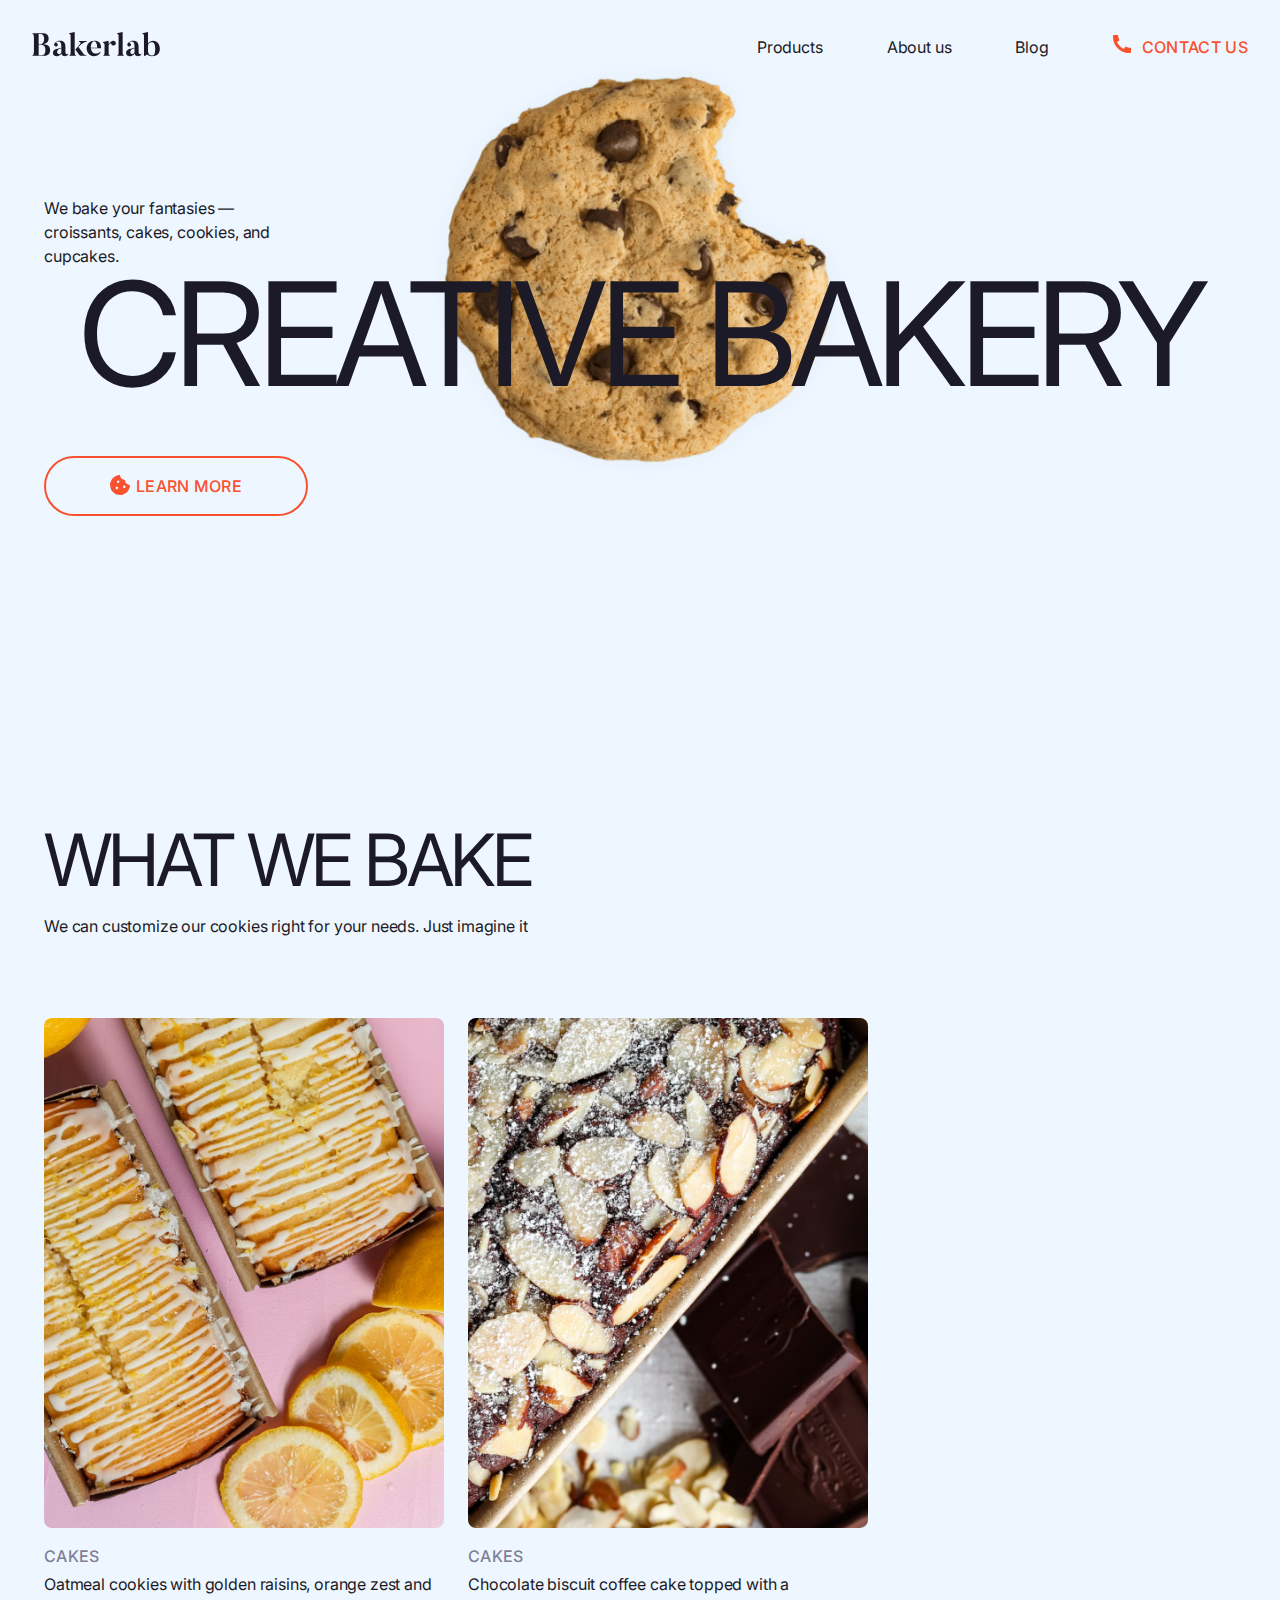
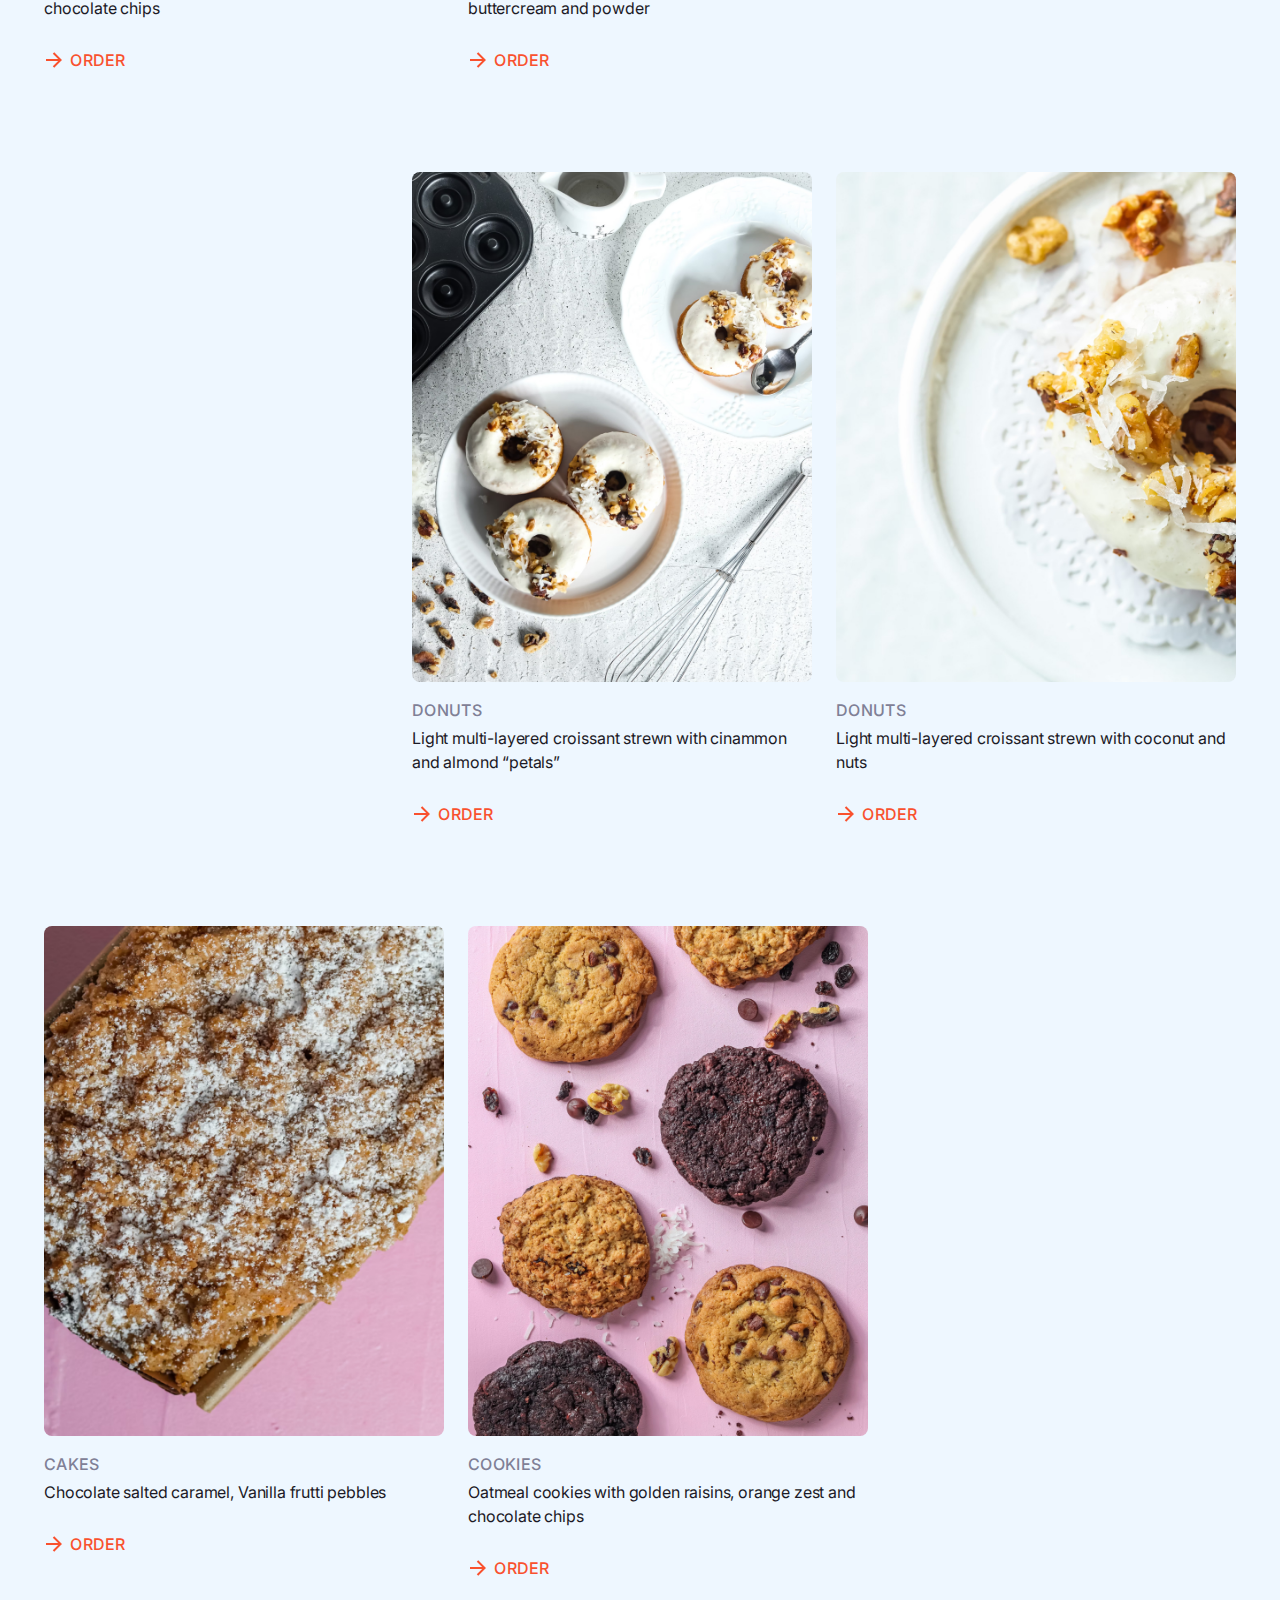
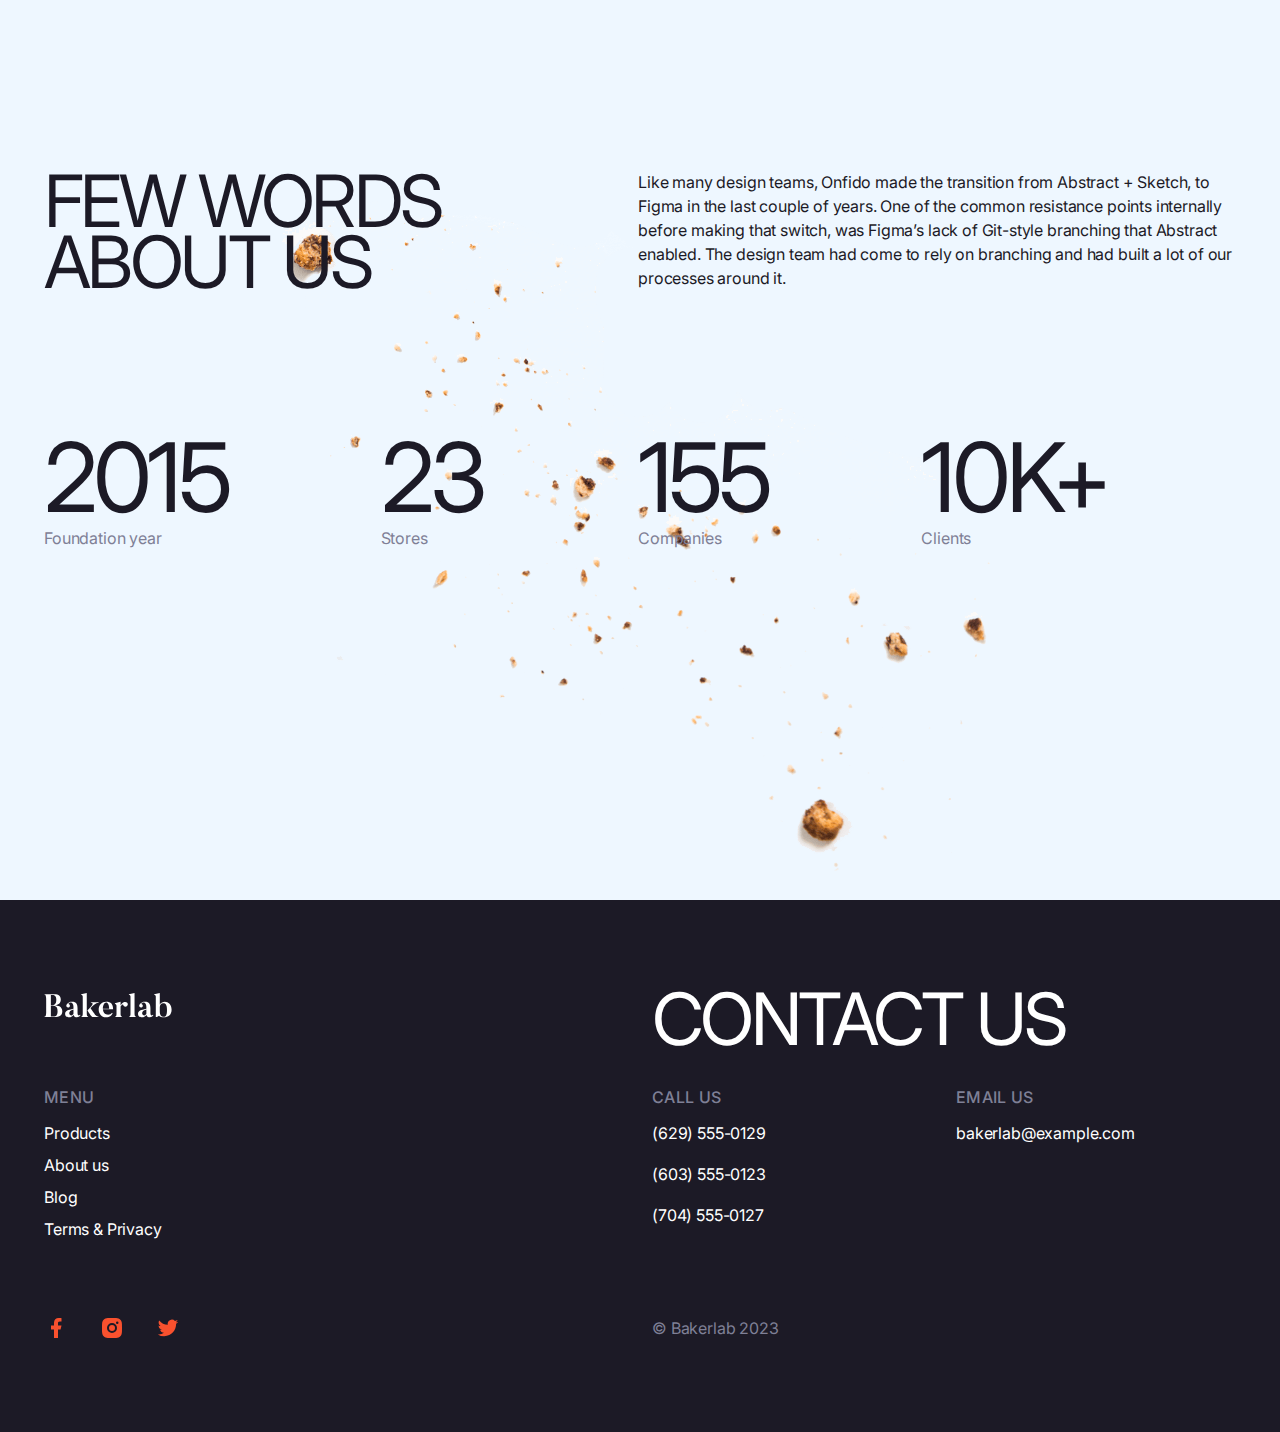
<file: index.html>
<!DOCTYPE html><html lang="en" class="page"><head><meta charset="UTF-8"><meta name="viewport" content="width=device-width, initial-scale=1.0"><title>Creative Bakery</title><link rel="icon" type="image/x-icon" href="Cookie-BG.f0486f8f.png"><link rel="preconnect" href="https://fonts.googleapis.com"><link rel="preconnect" href="https://fonts.gstatic.com" crossorigin="true"><link href="https://fonts.googleapis.com/css2?family=Inter:wght@400;500&display=swap" rel="stylesheet"><link rel="stylesheet" href="main.b7ad3480.css"></head><body class="page__body"> <header class="header"> <div class="top-actions"> <a href="#" class="logo"> <img src="Logo.b8bc6ab3.svg" alt="Creative bakery" class="logo__image"> </a> <ul class="list"> <li class="list__item"> <a href="#products" class="list__link">Products</a> </li> <li class="list__item"> <a href="#aboutus" class="list__link">About us</a> </li> <li class="list__item"> <a href="#blog" class="list__link">Blog</a> </li> <li class="list__item"> <a href="#contactus" class="list__link list__link--orange">Contact us</a> </li> </ul> <a href="#menu" class="menu-opener"></a> </div> <div class="container"> <div class="header__tagline"> We bake your fantasies — croissants, cakes, cookies, and cupcakes. </div> <div class="header__title"> Creative bakery </div> <a href="#aboutus" class="header__button"> Learn more </a> </div> </header> <nav class="page__menu menu" id="menu"> <div class="menu__content"> <div class="top-actions top-actions--menu"> <a href="#" class="logo"> <img src="Logo.b8bc6ab3.svg" alt="Creative bakery" class="logo__image"> </a> <a href="#" class="menu__cross"></a> </div> <ul class="list list--menu"> <li class="list__item list__item--menu"> <a href="#products" class="list__link">Products</a> </li> <li class="list__item list__item--menu"> <a href="#aboutus" class="list__link">About us</a> </li> <li class="list__item list__item--menu"> <a href="#blog" class="list__link">Blog</a> </li> <li class="list__item list__item--menu"> <a href="#contactus" class="list__link list__link--orange">Contact us</a> </li> </ul> </div> </nav> <main> <section class="page__section" id="products"> <div class="container"> <div class="page__section-title"> What we bake </div> <div class="page__section-text"> We can customize our cookies right for your needs. Just imagine it </div> <div class="product"> <div class="product__photos"> <div class="product__card"> <img src="photo-product-01.d5a0df4a.jpg" alt="cakes" class="product__photo"> <div class="product__name"> Cakes </div> <div class="product__description"> Oatmeal cookies with golden raisins, orange zest and chocolate chips </div> <a href="#contacts" class="product__button"> Order </a> </div> <div class="product__card"> <img src="photo-product-06.e94f5e9e.jpg" alt="cakes" class="product__photo"> <div class="product__name"> Cakes </div> <div class="product__description"> Chocolate biscuit coffee cake topped with a buttercream and powder </div> <a href="#contacts" class="product__button"> Order </a> </div> </div> <div class="product__photos product__photos--end"> <div class="product__card"> <img src="photo-product-05.9cc79c6b.jpg" alt="donuts" class="product__photo"> <div class="product__name"> Donuts </div> <div class="product__description"> Light multi-layered croissant strewn with cinammon and almond “petals” </div> <a href="#contacts" class="product__button"> Order </a> </div> <div class="product__card"> <img src="photo-product-04.22014aa3.jpg" alt="donuts" class="product__photo"> <div class="product__name"> Donuts </div> <div class="product__description"> Light multi-layered croissant strewn with coconut and nuts </div> <a href="#contacts" class="product__button"> Order </a> </div> </div> <div class="product__photos"> <div class="product__card"> <img src="photo-product-03.0396e0b0.jpg" alt="cakes" class="product__photo"> <div class="product__name"> Cakes </div> <div class="product__description"> Chocolate salted caramel, Vanilla frutti pebbles </div> <a href="#contacts" class="product__button"> Order </a> </div> <div class="product__card"> <img src="photo-product-02.c1c94b92.jpg" alt="cookies" class="product__photo"> <div class="product__name"> Cookies </div> <div class="product__description"> Oatmeal cookies with golden raisins, orange zest and chocolate chips </div> <a href="#contacts" class="product__button"> Order </a> </div> </div> </div> </div> </section> <section class="about" id="aboutus"> <div class="container"> <div class="about__content"> <div class="about__title"> Few words <br> About us </div> <div class="about__description"> Like many design teams, Onfido made the transition from Abstract + Sketch, to Figma in the last couple of years. One of the common resistance points internally before making that switch, was Figma’s lack of Git-style branching that Abstract enabled. The design team had come to rely on branching and had built a lot of our processes around it. </div> <div class="about__numbers about__numbers--year">2015</div> <div class="about__numbers about__numbers--stores">23</div> <div class="about__numbers about__numbers--companies">155</div> <div class="about__numbers about__numbers--clients">10k+</div> </div> </div> </section> </main> <footer class="footer"> <div class="container"> <div class="footer__content"> <a href="#" class="logo footer__logo"> <img src="Bakerlab.5c306b0d.svg" alt="Creative bakery" class="logo__image"> </a> <div class="footer__menu"> <div class="footer__subtitle">Menu</div> <ul class="footer__menu-list"> <li class="footer__menu-item"> <a href="#products" class="footer__text footer__menu-link">Products</a> </li> <li class="footer__menu-item"> <a href="#aboutus" class="footer__text footer__menu-link">About us</a> </li> <li class="footer__menu-item"> <a href="#blog" class="footer__text footer__menu-link">Blog</a> </li> <li class="footer__menu-item"> <a href="#terms" class="footer__text footer__menu-link">Terms & Privacy</a> </li> </ul> </div> <div class="footer__title" id="contacts">Contact us</div> <div class="footer__call"> <div class="footer__subtitle">Call us</div> <a href="tel:(629) 555-0129" class="footer__text footer__call-number"> (629) 555-0129 </a> <a href="tel:(603) 555-0123" class="footer__text footer__call-number"> (603) 555-0123 </a> <a href="tel:(704) 555-0127" class="footer__text footer__call-number footer__call-number--marg"> (704) 555-0127 </a> </div> <div class="footer__email"> <div class="footer__subtitle">Email us</div> <a href="mailto:bakerlab@example.com" class="footer__text footer__email-text"> bakerlab@example.com </a> </div> <div class="footer__social"> <a href="https://www.facebook.com/" target="_blank" class="footer__social-link"> <svg width="24" height="24" fill="none" xmlns="http://www.w3.org/2000/svg"><path class="footer__social-icon" d="M14 13.5h2.5l1-4H14v-2c0-1.03 0-2 2-2h1.5V2.14c-.326-.043-1.557-.14-2.857-.14C11.928 2 10 3.657 10 6.7v2.8H7v4h3V22h4v-8.5z" fill="#F9512E"/></svg> </a> <a href="https://www.instagram.com/" target="_blank" class="footer__social-link"> <svg width="24" height="24" fill="none" xmlns="http://www.w3.org/2000/svg"><path class="footer__social-icon" d="M12 2c2.717 0 3.056.01 4.122.06 1.065.05 1.79.217 2.428.465.66.254 1.216.598 1.772 1.153.509.5.902 1.105 1.153 1.772.247.637.415 1.363.465 2.428.047 1.066.06 1.405.06 4.122 0 2.717-.01 3.056-.06 4.122-.05 1.065-.218 1.79-.465 2.428a4.883 4.883 0 01-1.153 1.772c-.5.508-1.105.902-1.772 1.153-.637.247-1.363.415-2.428.465-1.066.047-1.405.06-4.122.06-2.717 0-3.056-.01-4.122-.06-1.065-.05-1.79-.218-2.428-.465a4.89 4.89 0 01-1.772-1.153 4.904 4.904 0 01-1.153-1.772c-.248-.637-.415-1.363-.465-2.428C2.013 15.056 2 14.717 2 12c0-2.717.01-3.056.06-4.122.05-1.066.217-1.79.465-2.428a4.88 4.88 0 011.153-1.772A4.897 4.897 0 015.45 2.525c.638-.248 1.362-.415 2.428-.465C8.944 2.013 9.283 2 12 2zm0 5a5 5 0 100 10 5 5 0 000-10zm6.5-.25a1.25 1.25 0 10-2.5 0 1.25 1.25 0 002.5 0zM12 9a3 3 0 110 6 3 3 0 010-6z" fill="#F9512E"/></svg> </a> <a href="https://twitter.com/" target="_blank" class="footer__social-link"> <svg width="24" height="24" fill="none" xmlns="http://www.w3.org/2000/svg"><path class="footer__social-icon" d="M22.162 5.656a8.383 8.383 0 01-2.402.658A4.196 4.196 0 0021.6 4c-.82.488-1.72.83-2.656 1.015a4.182 4.182 0 00-7.126 3.814 11.874 11.874 0 01-8.62-4.37 4.168 4.168 0 00-.566 2.103c0 1.45.738 2.731 1.86 3.481a4.168 4.168 0 01-1.894-.523v.052a4.185 4.185 0 003.355 4.101 4.209 4.209 0 01-1.89.072A4.185 4.185 0 007.97 16.65a8.393 8.393 0 01-6.191 1.732 11.829 11.829 0 006.41 1.88c7.693 0 11.9-6.373 11.9-11.9 0-.18-.005-.362-.013-.54a8.495 8.495 0 002.087-2.165l-.001-.001z" fill="#F9512E"/></svg> </a> </div> <div class="footer__copy"> © Bakerlab 2023 </div> </div> </div> </footer> <script type="text/javascript" src="main.c2cfaa78.js"></script> </body></html>
</file>
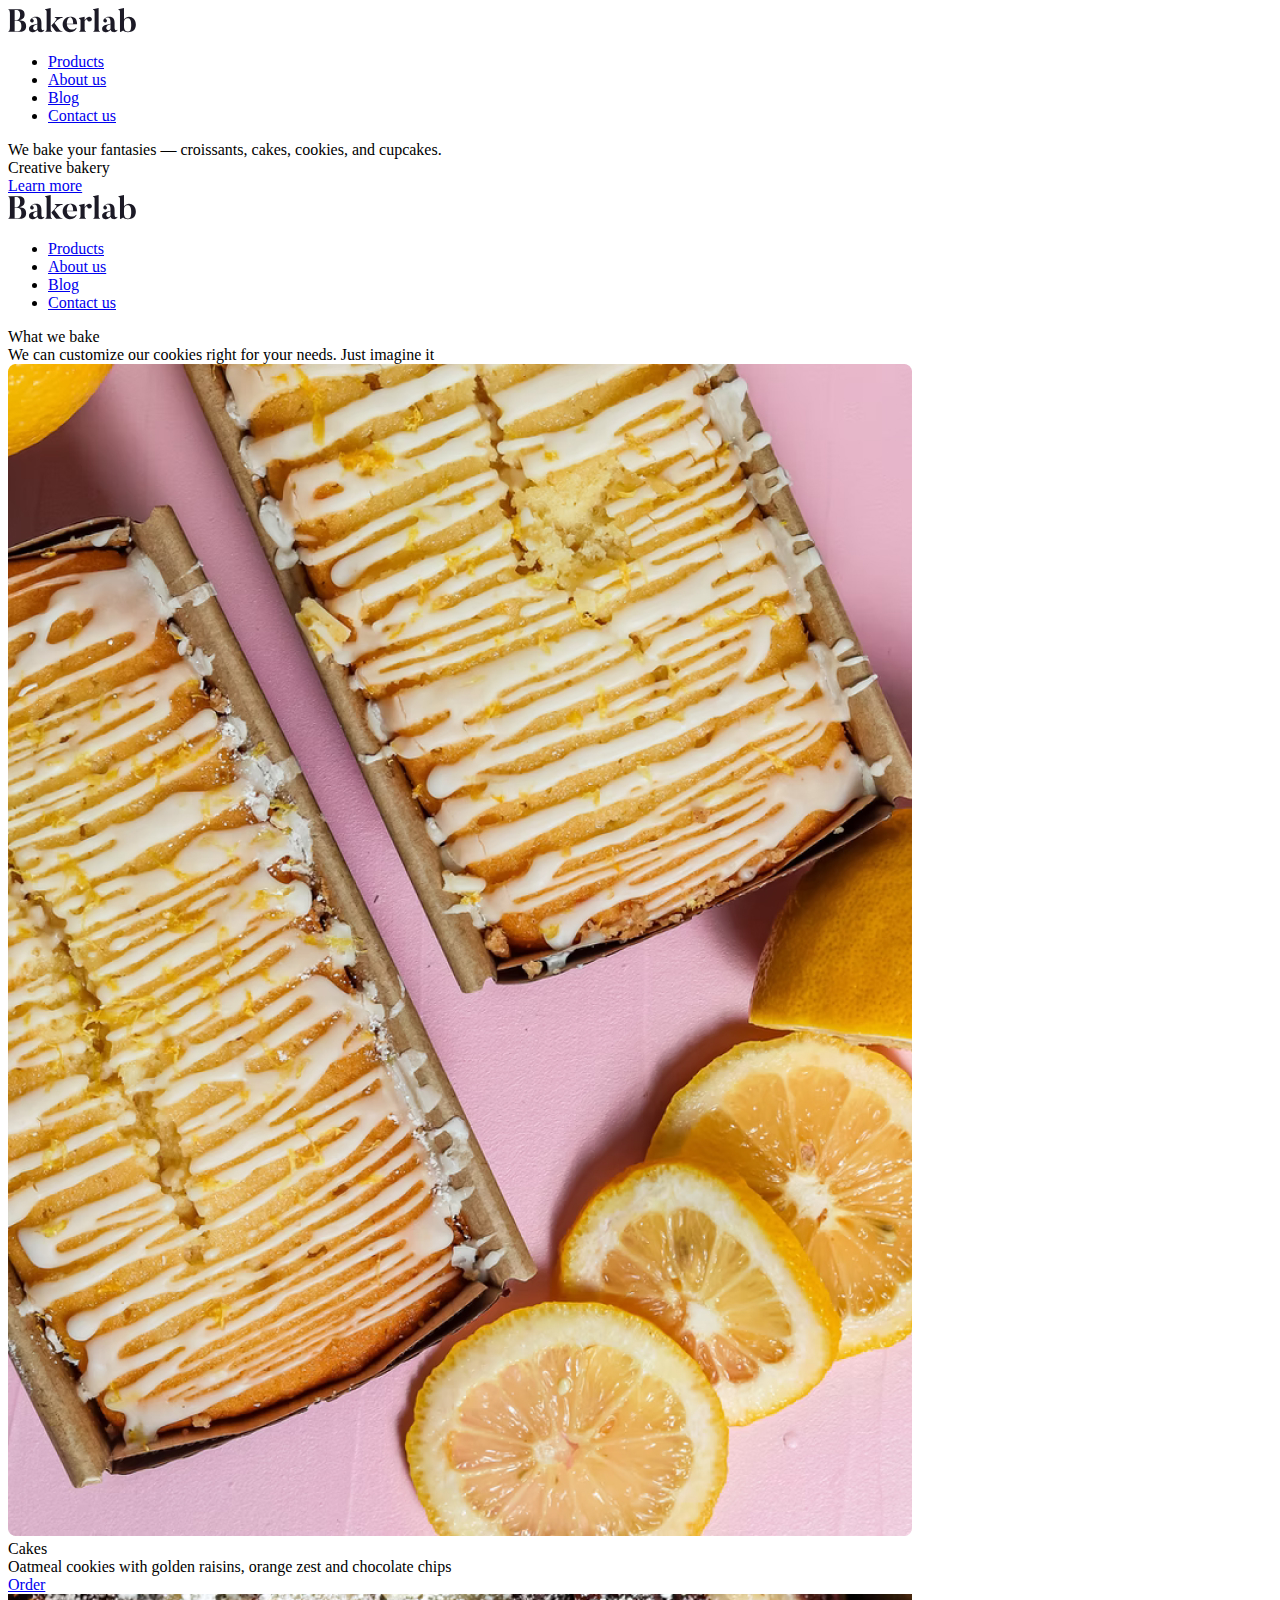
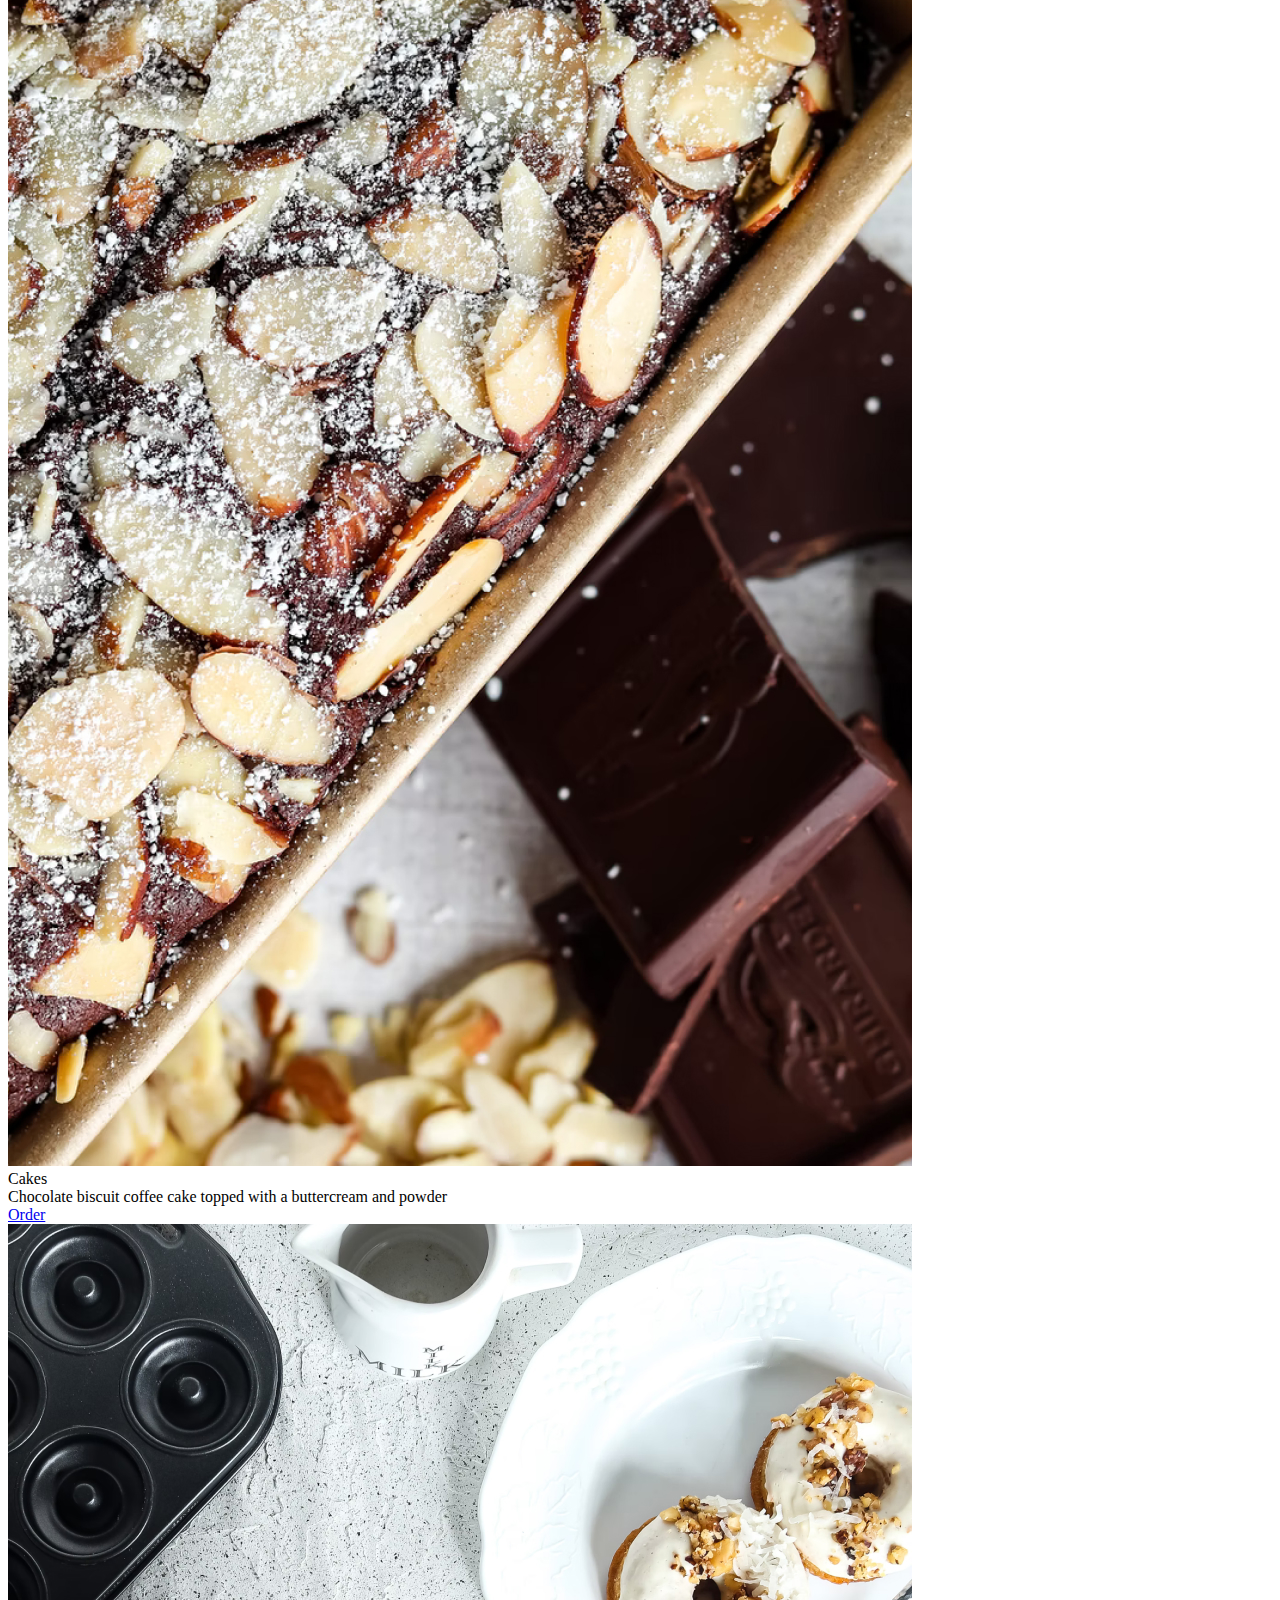
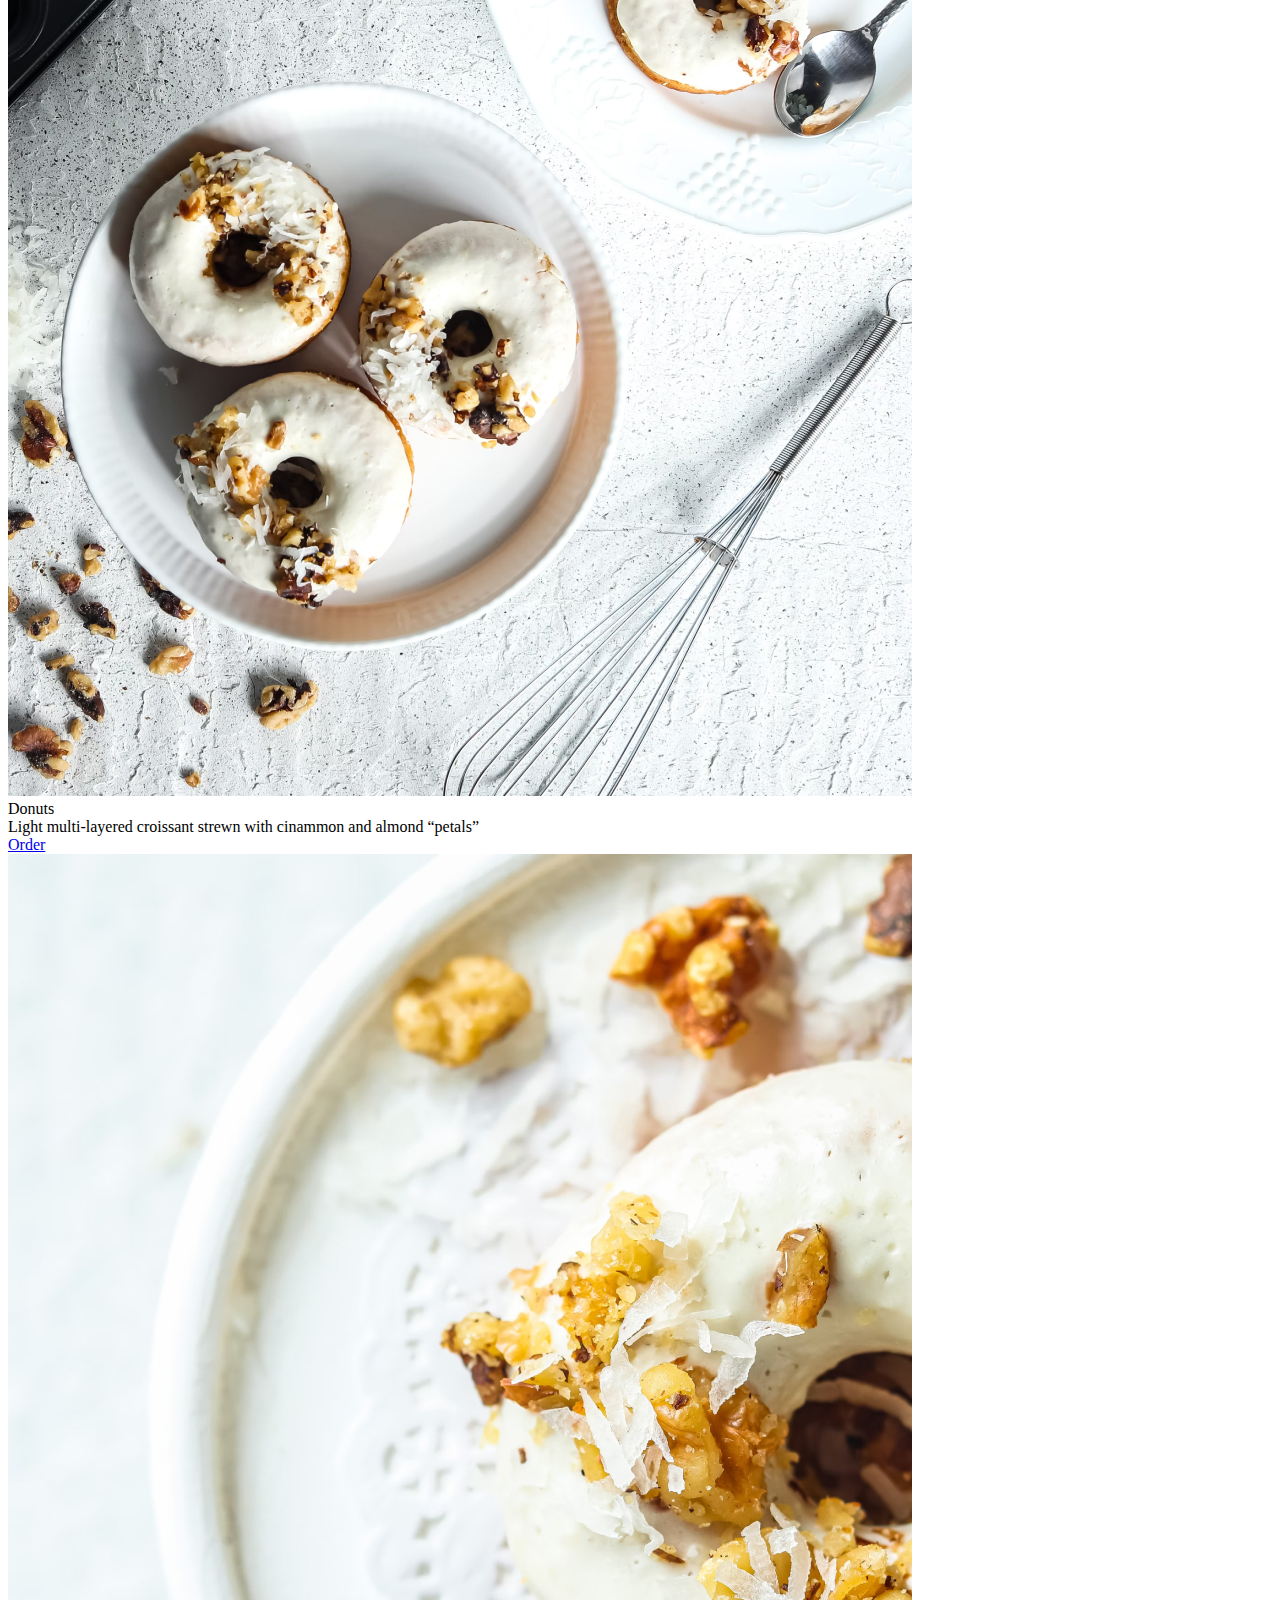
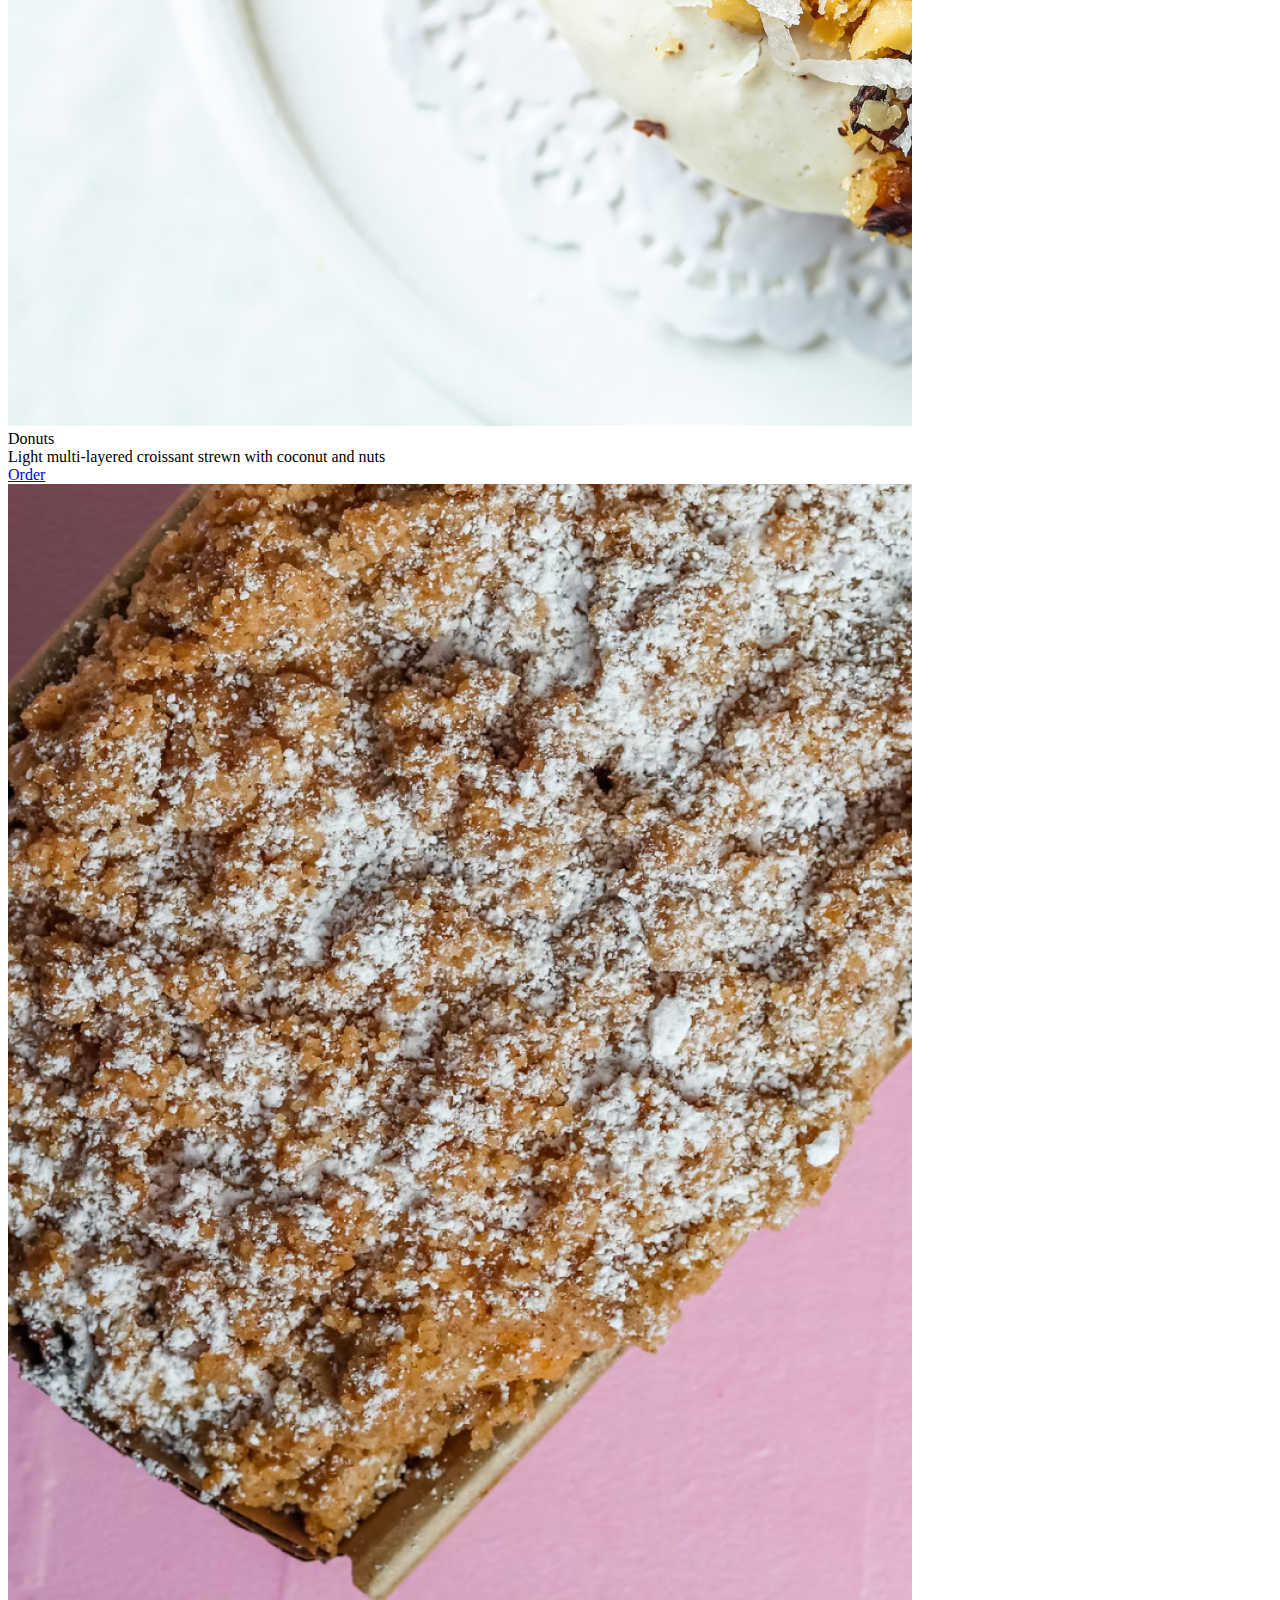
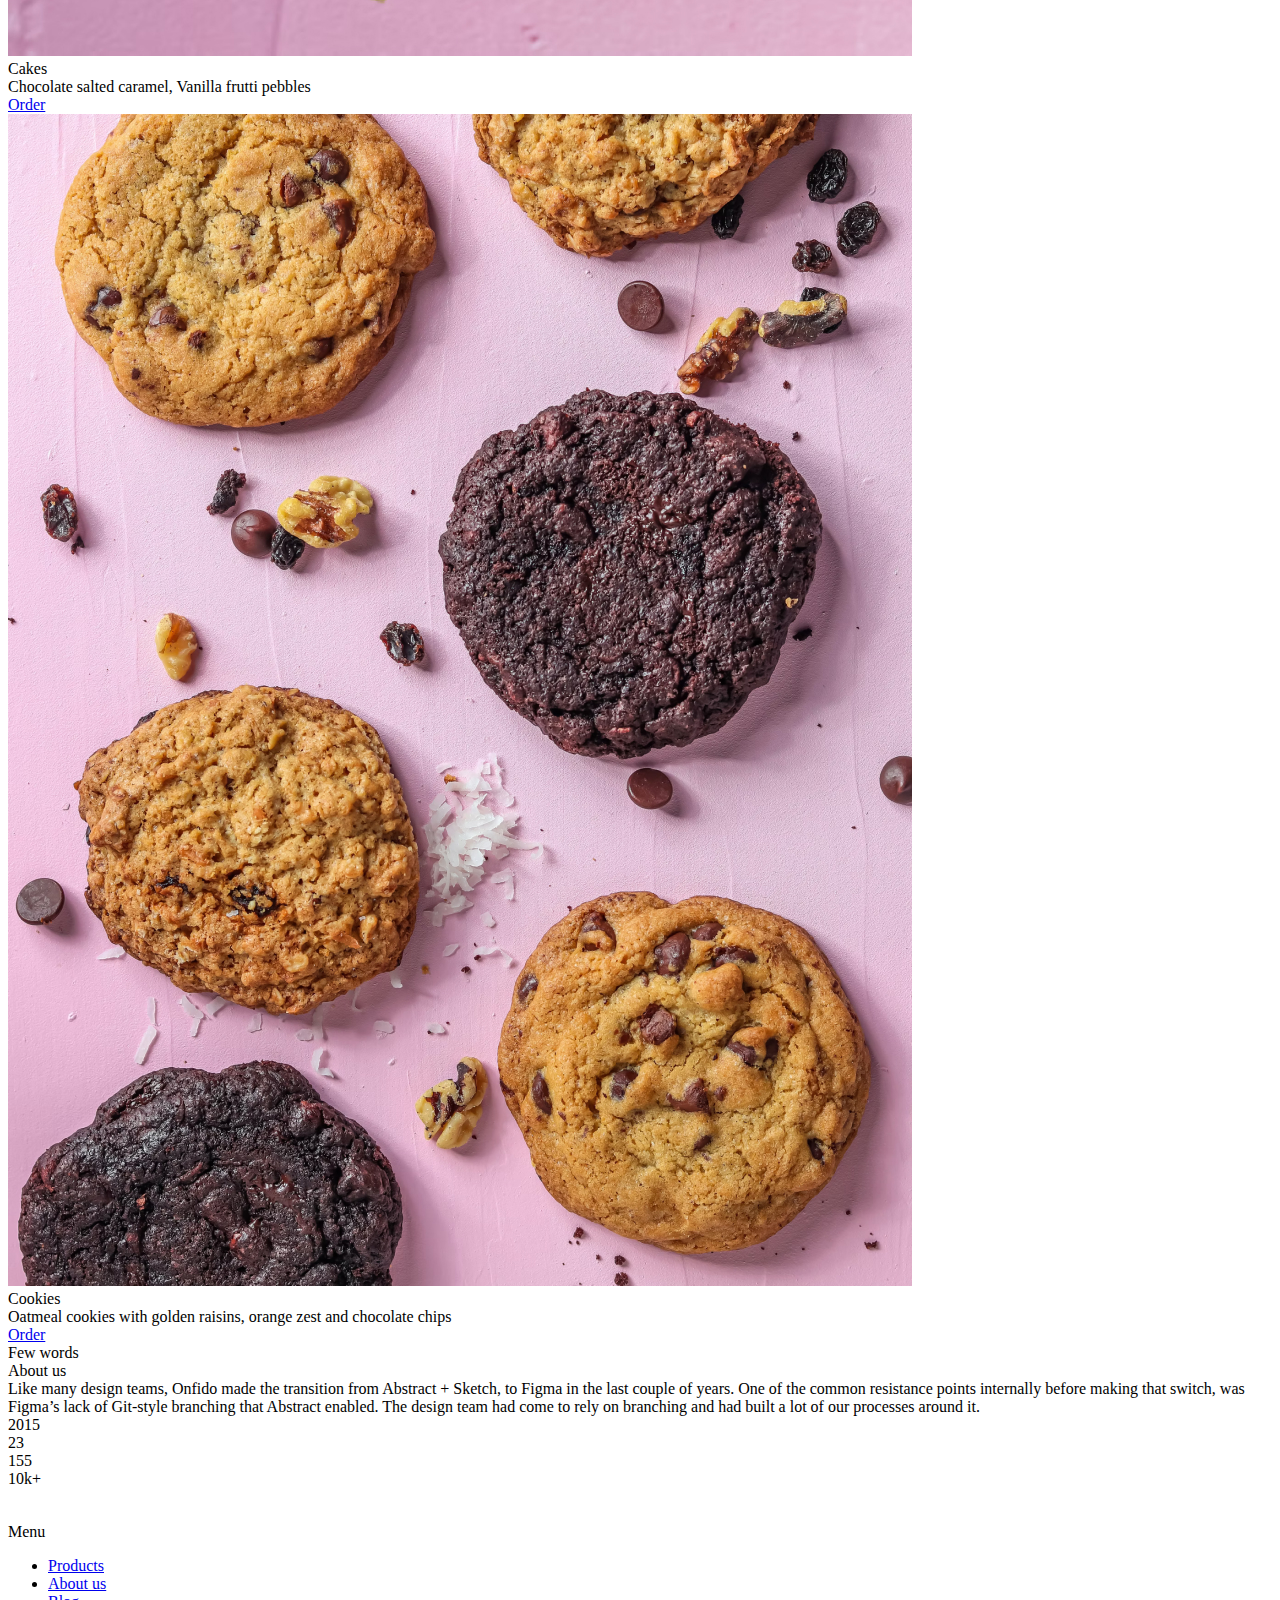
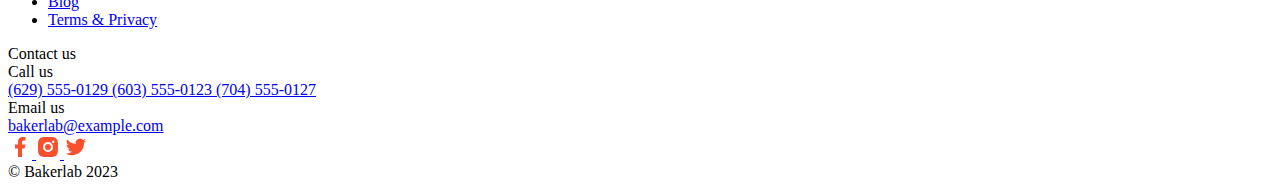
<file: src/index.html>
<!DOCTYPE html>
<html lang="en" class="page">
  <head>
    <meta charset="UTF-8">
    <meta name="viewport" content="width=device-width, initial-scale=1.0">
    <title>Creative Bakery</title>
    <link
      rel="icon"
      type="image/x-icon"
      href="./images/Cookie-BG.png"
    >
    <link rel="preconnect" href="https://fonts.googleapis.com">
    <link 
      rel="preconnect"
      href="https://fonts.gstatic.com" 
      crossorigin="true"
    >
    <link href="https://fonts.googleapis.com/css2?family=Inter:wght@400;500&display=swap" rel="stylesheet">
    <link rel="stylesheet" href="./styles/main.scss">
  </head>
  <body class="page__body">
    <header class="header">
      <div class="top-actions">
        <a href="#" class="logo">
          <img 
            src="images/Logo.svg"
            alt="Creative bakery"
            class="logo__image"
          >
        </a>

        <ul class="list">
          <li class="list__item">
            <a href="#products" class="list__link">Products</a>
          </li>

          <li class="list__item">
            <a href="#aboutus" class="list__link">About us</a>
          </li>

          <li class="list__item">
            <a href="#blog" class="list__link">Blog</a>
          </li>
          
          <li class="list__item">
            <a href="#contactus" class="list__link list__link--orange">Contact us</a>
          </li>
        </ul>

        <a href="#menu" class="menu-opener"></a>
      </div>

      <div class="container">
        <div class="header__tagline">
          We bake your fantasies — croissants, cakes, cookies, and cupcakes.
        </div>
  
        <div class="header__title">
          Creative bakery
        </div>
  
        <a href="#aboutus" class="header__button">
          Learn more
        </a>
      </div>
    </header>

    <nav class="page__menu menu" id="menu">
      <div class="menu__content">
        <div class="top-actions top-actions--menu">
          <a href="#" class="logo">
            <img 
              src="images/Logo.svg"
              alt="Creative bakery"
              class="logo__image"
            >
          </a>

          <a href="#" class="menu__cross"></a>
        </div>

        <ul class="list list--menu">
          <li class="list__item list__item--menu">
            <a href="#products" class="list__link">Products</a>
          </li>

          <li class="list__item list__item--menu">
            <a href="#aboutus" class="list__link">About us</a>
          </li>

          <li class="list__item list__item--menu">
            <a href="#blog" class="list__link">Blog</a>
          </li>
          
          <li class="list__item list__item--menu">
            <a href="#contactus" class="list__link list__link--orange">Contact us</a>
          </li>
        </ul>

      </div>
    </nav>

    <main>
      <section class="page__section" id="products">
        <div class="container">
          <div class="page__section-title">
            What we bake
          </div>

          <div class="page__section-text">
            We can customize our cookies right for your needs. Just imagine it
          </div>

          <div class="product">
            <div class="product__photos">
              <div class="product__card">
                <img 
                  src="images/photo-product-01.jpg" 
                  alt="cakes" 
                  class="product__photo"
                >

                <div class="product__name">
                  Cakes
                </div>

                <div class="product__description">
                  Oatmeal cookies with golden raisins, orange zest and chocolate chips
                </div>
                
                <a href="#contacts" class="product__button">
                  Order
                </a>
              </div>

              <div class="product__card">
                <img
                src="images/photo-product-06.jpg" 
                alt="cakes" 
                class="product__photo"
                >

                <div class="product__name">
                  Cakes
                </div>

                <div class="product__description">
                  Chocolate biscuit coffee cake topped with a buttercream and powder
                </div>
                
                <a href="#contacts" class="product__button">
                  Order
                </a>
              </div>
            </div>

            <div class="product__photos product__photos--end">
              <div class="product__card">
                <img 
                  src="images/photo-product-05.jpg" 
                  alt="donuts" 
                  class="product__photo"
                >

                <div class="product__name">
                  Donuts
                </div>

                <div class="product__description">
                  Light multi-layered croissant strewn with cinammon and almond “petals”
                </div>
                
                <a href="#contacts" class="product__button">
                  Order
                </a>
              </div>

              <div class="product__card">
                <img
                src="images/photo-product-04.jpg" 
                alt="donuts" 
                class="product__photo"
                >

                <div class="product__name">
                  Donuts
                </div>

                <div class="product__description">
                  Light multi-layered croissant strewn with coconut and nuts
                </div>
                
                <a href="#contacts" class="product__button">
                  Order
                </a>
              </div>
            </div>

            <div class="product__photos">
              <div class="product__card">
                <img 
                  src="images/photo-product-03.jpg" 
                  alt="cakes" 
                  class="product__photo"
                >

                <div class="product__name">
                  Cakes
                </div>

                <div class="product__description">
                  Chocolate salted caramel, Vanilla frutti pebbles
                </div>
                
                <a href="#contacts" class="product__button">
                  Order
                </a>
              </div>

              <div class="product__card">
                <img
                src="images/photo-product-02.jpg" 
                alt="cookies" 
                class="product__photo"
                >

                <div class="product__name">
                  Cookies
                </div>

                <div class="product__description">
                  Oatmeal cookies with golden raisins, orange zest and chocolate chips
                </div>
                
                <a href="#contacts" class="product__button">
                  Order
                </a>
              </div>
            </div>
          </div>
        </div>
      </section>

      <section class="about" id="aboutus">
        <div class="container">
          <div class="about__content">
            <div class="about__title">
              Few words 
              <br>
              About us
            </div>

            <div class="about__description">
              Like many design teams, Onfido made the transition from Abstract + Sketch, to Figma in the last couple of years. One of the common resistance points internally before making that switch, was Figma’s lack of Git-style branching that Abstract enabled. The design team had come to rely on branching and had built a lot of our processes around it.
            </div>

            <div class="about__numbers about__numbers--year">2015</div>

            <div class="about__numbers about__numbers--stores">23</div>

            <div class="about__numbers about__numbers--companies">155</div>

            <div class="about__numbers about__numbers--clients">10k+</div>
          </div>
        </div>
      </section>
    </main>

    <footer class="footer">
      <div class="container">
        <div class="footer__content">
          <a href="#" class="logo footer__logo">
            <img 
              src="images/Bakerlab.svg"
              alt="Creative bakery"
              class="logo__image">
          </a>

          <div class="footer__menu">
            <div class="footer__subtitle">Menu</div>

            <ul class="footer__menu-list">
              <li class="footer__menu-item">
                <a href="#products" class="footer__text footer__menu-link">Products</a>
              </li>
    
              <li class="footer__menu-item">
                <a href="#aboutus" class="footer__text footer__menu-link">About us</a>
              </li>
    
              <li class="footer__menu-item">
                <a href="#blog" class="footer__text footer__menu-link">Blog</a>
              </li>
              
              <li class="footer__menu-item">
                <a href="#terms" class="footer__text footer__menu-link">Terms & Privacy</a>
              </li>
            </ul>
          </div>

          <div class="footer__title" id="contacts">Contact us</div>

          <div class="footer__call">
            <div class="footer__subtitle">Call us</div>

            <a
              href="tel:(629) 555-0129"
              class="footer__text footer__call-number">
              (629) 555-0129
            </a>

            <a
              href="tel:(603) 555-0123"
              class="footer__text footer__call-number">
              (603) 555-0123
            </a>

            <a
              href="tel:(704) 555-0127"
              class="footer__text footer__call-number footer__call-number--marg">
              (704) 555-0127
            </a>
          </div>

          <div class="footer__email">
            <div class="footer__subtitle">Email us</div>

            <a 
              href="mailto:bakerlab@example.com" 
              class="footer__text footer__email-text">
              bakerlab@example.com
            </a>
          </div>

          <div class="footer__social">
            <a 
              href="https://www.facebook.com/"
              target="_blank" 
              class="footer__social-link">
              <svg 
                width="24"
                height="24"
                fill="none" 
                xmlns="http://www.w3.org/2000/svg"
              >

                <path
                  class="footer__social-icon"
                  d="M14 13.5h2.5l1-4H14v-2c0-1.03 0-2 2-2h1.5V2.14c-.326-.043-1.557-.14-2.857-.14C11.928 2 10 3.657 10 6.7v2.8H7v4h3V22h4v-8.5z" 
                  fill="#F9512E">
                </path>
              </svg>
            </a>

            <a 
              href="https://www.instagram.com/" 
              target="_blank" 
              class="footer__social-link">
              <svg 
                width="24"
                height="24"
                fill="none"
                xmlns="http://www.w3.org/2000/svg"
              >

                <path
                  class="footer__social-icon"
                  d="M12 2c2.717 0 3.056.01 4.122.06 1.065.05 1.79.217 2.428.465.66.254 1.216.598 1.772 1.153.509.5.902 1.105 1.153 1.772.247.637.415 1.363.465 2.428.047 1.066.06 1.405.06 4.122 0 2.717-.01 3.056-.06 4.122-.05 1.065-.218 1.79-.465 2.428a4.883 4.883 0 01-1.153 1.772c-.5.508-1.105.902-1.772 1.153-.637.247-1.363.415-2.428.465-1.066.047-1.405.06-4.122.06-2.717 0-3.056-.01-4.122-.06-1.065-.05-1.79-.218-2.428-.465a4.89 4.89 0 01-1.772-1.153 4.904 4.904 0 01-1.153-1.772c-.248-.637-.415-1.363-.465-2.428C2.013 15.056 2 14.717 2 12c0-2.717.01-3.056.06-4.122.05-1.066.217-1.79.465-2.428a4.88 4.88 0 011.153-1.772A4.897 4.897 0 015.45 2.525c.638-.248 1.362-.415 2.428-.465C8.944 2.013 9.283 2 12 2zm0 5a5 5 0 100 10 5 5 0 000-10zm6.5-.25a1.25 1.25 0 10-2.5 0 1.25 1.25 0 002.5 0zM12 9a3 3 0 110 6 3 3 0 010-6z" 
                  fill="#F9512E">
                </path>
              </svg>
            </a>

            <a 
              href="https://twitter.com/"
              target="_blank" 
              class="footer__social-link">
              <svg
                width="24"
                height="24"
                fill="none"
                xmlns="http://www.w3.org/2000/svg"
              >
              
                <path
                  class="footer__social-icon"
                  d="M22.162 5.656a8.383 8.383 0 01-2.402.658A4.196 4.196 0 0021.6 4c-.82.488-1.72.83-2.656 1.015a4.182 4.182 0 00-7.126 3.814 11.874 11.874 0 01-8.62-4.37 4.168 4.168 0 00-.566 2.103c0 1.45.738 2.731 1.86 3.481a4.168 4.168 0 01-1.894-.523v.052a4.185 4.185 0 003.355 4.101 4.209 4.209 0 01-1.89.072A4.185 4.185 0 007.97 16.65a8.393 8.393 0 01-6.191 1.732 11.829 11.829 0 006.41 1.88c7.693 0 11.9-6.373 11.9-11.9 0-.18-.005-.362-.013-.54a8.495 8.495 0 002.087-2.165l-.001-.001z" 
                  fill="#F9512E">
                </path>
              </svg>
            </a>
          </div>

          <div class="footer__copy">
            © Bakerlab 2023
          </div>
        </div>
      </div>
    </footer>

    <script type="text/javascript" src="scripts/main.js"></script>
  </body>
</html>
</file>
<file: main.b7ad3480.css>
h1{font-family:Roboto,sans-serif;font-weight:400}.logo__image:hover,.product__button:hover{transform:scale(1.2)}.page{font-family:Inter,sans-serif;font-weight:400;font-size:16px;color:#1c1a26;background-color:#eef7ff;scroll-behavior:smooth;max-width:1440px;margin:0 auto}.page__body{margin:0}.page__body--with-menu{overflow:hidden}.page__menu{position:fixed;top:0;left:0;right:0;transform:translateX(-100%);transition:transform .3s}.page__menu:target{transform:translateX(0)}.page__section{margin-bottom:178px}@media (max-width:767px){.page__section{margin-bottom:72px}}.page__section-title{font-size:72px;line-height:61px;letter-spacing:-.05em;text-transform:uppercase;margin-bottom:24px}@media (max-width:1023px){.page__section-title{font-size:56px;line-height:48px}}@media (max-width:767px){.page__section-title{font-size:48px;line-height:41px;align-self:flex-start}}.page__section-text{line-height:24px;letter-spacing:-.01em;margin-bottom:80px}@media (max-width:767px){.page__section-text{margin-bottom:56px}}.header{box-sizing:border-box;height:100%;background-image:url(Cookie-BG.f0486f8f.png);background-size:584px;background-position:50%;background-repeat:no-repeat;padding-top:32px;margin-bottom:290px}@media (max-width:1439px){.header{background-size:545px;background-position:50% 20%;margin-bottom:313px}}@media (max-width:1199px){.header{background-size:328px;background-position:50% 50%;padding-top:16px;margin-bottom:228px}}@media (max-width:767px){.header{background-size:290px;background-position:50% 80%;margin-bottom:50px}}@media (max-width:376px){.header{background-size:300px;background-position:50% 65%}}.header__tagline{width:280px;line-height:24px;letter-spacing:-.01em;margin-bottom:40px}@media (max-width:1439px){.header__tagline{width:260px;margin-bottom:8px}}@media (max-width:1199px){.header__tagline{width:280px;margin-bottom:146px}}@media (max-width:767px){.header__tagline{width:100%;margin-bottom:32px;text-align:center}}.header__title{font-size:144px;line-height:122px;letter-spacing:-.05em;text-transform:uppercase;text-align:center;margin-bottom:64px}@media (max-width:1439px){.header__title{font-size:144px;line-height:116px}}@media (max-width:1199px){.header__title{font-size:80px;line-height:68px;margin-bottom:210px}}@media (max-width:767px){.header__title{font-size:64px;line-height:60px;margin-bottom:290px}}.header__button{display:flex;justify-content:center;align-items:center;width:260px;height:56px;text-decoration:none;font-weight:500;line-height:16px;letter-spacing:.02em;text-transform:uppercase;color:#f9512e;border:2px solid #f9512e;border-radius:32px;transition:all .3s}@media (max-width:1199px){.header__button{align-self:center;width:326px}}@media (max-width:767px){.header__button{width:288px}}.header__button:before{content:url(Cookie.2db1a240.svg);margin-right:6px}.header__button:hover{background-color:#f9512e;color:#fff}.header__button:hover:before{transition:all .3s;content:url(cookies-white.277d780a.svg)}.header__button:active,.header__button:focus-visible{background-color:#b3341a;color:#fff}.logo__image{width:128px;height:25px;transition:transform .3s}.list{display:flex;list-style:none;padding:0;margin:0}@media (max-width:1199px){.list{display:none}}@media (max-width:767px){.list{display:none}}.list__item{margin-right:64px}.list__item:last-child{margin:0}.list__item:last-child:before{content:url(Phone.3e62e4b3.svg);width:18px;height:18px;padding-right:7px}.list__item--menu{margin-right:0;margin-bottom:24px}.list__item--menu:last-child{margin-bottom:0}.list__link{text-decoration:none;line-height:24px;letter-spacing:-.01em;color:#1c1a26;padding-bottom:8px;border-bottom:1px solid transparent;transition:border-color .3s}.list__link:hover{border-color:#f9512e}.list__link:active,.list__link:focus-visible{border-color:#b3341a}.list__link--orange{font-weight:500;line-height:16px;letter-spacing:.02em;text-transform:uppercase;color:#f9512e}.list--menu{display:flex;flex-direction:column;align-items:center}.menu{box-sizing:border-box;height:100%;padding-top:32px;background-color:#eef7ff}@media (max-width:1199px){.menu{padding-top:16px}}.menu__cross{background-image:url(cross.46ae9905.svg);width:24px;height:24px;background-repeat:no-repeat;background-position:50%}.top-actions{display:flex;justify-content:space-between;align-items:center;margin:0 32px 144px}@media (max-width:1439px){.top-actions{margin:0 32px 135px}}@media (max-width:1199px){.top-actions{margin:0 20px 96px}}@media (max-width:767px){.top-actions{margin:0 20px 32px}}.top-actions--menu{margin-bottom:132px}.menu-opener{background-image:url(Icon-menu.1531952e.svg);width:24px;height:16px;display:none}@media (max-width:1199px){.menu-opener{display:flex}}.container{box-sizing:border-box;margin:0 124px}@media (max-width:1439px){.container{margin:0 44px}}@media (max-width:1199px){.container{display:flex;flex-direction:column}}@media (max-width:767px){.container{display:flex;flex-direction:column;align-items:center;margin:0 16px}}.product__photos{display:flex;gap:24px;margin-bottom:88px}@media (max-width:767px){.product__photos{flex-direction:column;margin-bottom:64px}}.product__photos:last-child{margin-bottom:0}.product__photos--end{justify-content:flex-end}.product__photo{width:432px;height:560px;border-radius:8px;margin-bottom:16px;transition:transform .3s}.product__photo:hover{transform:scale(1.06)}@media (max-width:1439px){.product__photo{width:400px;height:510px}}@media (max-width:1199px){.product__photo{width:330px;height:425px}}@media (max-width:376px){.product__photo{width:322px;height:390px}}.product__name{font-weight:500;line-height:16px;letter-spacing:.02em;text-transform:uppercase;color:#7f8096;margin-bottom:8px}.product__description{line-height:24px;letter-spacing:-.01em;width:432px;margin-bottom:24px}@media (max-width:1439px){.product__description{width:400px}}@media (max-width:1199px){.product__description{width:330px}}@media (max-width:376px){.product__description{width:322px}}.product__button{display:flex;justify-content:center;align-items:center;text-decoration:none;width:84px;height:32px;font-weight:500;line-height:16px;letter-spacing:.02em;text-transform:uppercase;color:#f9512e;margin-bottom:8px;transition:all .3s}.product__button:before{content:url(arrow.036dde16.svg);width:16px;height:16px;margin-right:8px}.product__button:hover:after{content:"";display:block;width:100%;height:1px;background-color:#f9512e;position:absolute;bottom:0}.about{box-sizing:border-box;background-image:url(Crumbs.eb34f304.png);background-position:50%;background-repeat:no-repeat;padding-bottom:350px}@media (max-width:1199px){.about{padding-bottom:150px}}@media (max-width:767px){.about{background-size:300px;background-position:bottom;padding-bottom:70px}}.about__content{display:grid;grid-template-columns:repeat(8,1fr);column-gap:24px;height:100%}@media (max-width:767px){.about__content{display:flex;flex-direction:column}}.about__title{grid-column:1/4;font-size:72px;line-height:61px;letter-spacing:-.05em;text-transform:uppercase;margin-bottom:144px}@media (max-width:1023px){.about__title{font-size:56px;line-height:48px}}@media (max-width:767px){.about__title{font-size:48px;line-height:41px;margin-bottom:32px}}.about__description{grid-column:5/9;line-height:24px;letter-spacing:-.01em;margin-bottom:144px}@media (max-width:767px){.about__description{margin-bottom:64px}}.about__numbers{font-size:96px;line-height:82px;letter-spacing:-.05em;text-transform:uppercase}.about__numbers:after{content:" ";display:block;font-size:16px;line-height:24px;letter-spacing:-.01em;color:#7f8096;text-transform:none;padding-top:8px}.about__numbers--year{grid-column:1/2}.about__numbers--year:after{content:"Foundation year"}@media (max-width:1023px){.about__numbers--year:after{padding-bottom:80px}}@media (max-width:767px){.about__numbers--year:after{padding-bottom:48px}}@media (max-width:1023px){.about__numbers--year{grid-column:1/4}}.about__numbers--stores{grid-column:3/4}.about__numbers--stores:after{content:"Stores"}@media (max-width:1023px){.about__numbers--stores:after{padding-bottom:80px}}@media (max-width:767px){.about__numbers--stores:after{padding-bottom:48px}}@media (max-width:1023px){.about__numbers--stores{grid-column:5/8}}.about__numbers--companies{grid-column:5/6}.about__numbers--companies:after{content:"Companies"}@media (max-width:767px){.about__numbers--companies:after{padding-bottom:48px}}@media (max-width:1023px){.about__numbers--companies{grid-column:1/4}}.about__numbers--clients{grid-column:7/8}.about__numbers--clients:after{content:"Clients"}@media (max-width:1023px){.about__numbers--clients{grid-column:5/8}}.footer{box-sizing:border-box;background-color:#1c1a26;padding-bottom:88px}@media (max-width:767px){.footer{padding:60px 0 56px}}.footer__content{display:grid;grid-template-columns:repeat(8,1fr);column-gap:24px}@media (max-width:767px){.footer__content{display:flex;flex-direction:column;width:100%}}.footer__logo{grid-column:1/3;margin-top:93px;margin-bottom:65px}@media (max-width:1023px){.footer__logo{margin-bottom:100px}}@media (max-width:767px){.footer__logo{margin-top:0;margin-bottom:45px}}.footer__title{font-size:72px;line-height:61px;letter-spacing:-.05em;text-transform:uppercase;color:#fff;grid-column:5/9;grid-row:1/2;margin-top:88px;margin-bottom:40px}@media (max-width:1199px){.footer__title{font-size:56px}}@media (max-width:767px){.footer__title{font-size:48px;line-height:41px;margin-top:0}}.footer__text{text-decoration:none;line-height:24px;letter-spacing:-.01em;color:#fff;padding-bottom:8px;border-bottom:1px solid transparent;transition:border-color .3s}.footer__text:hover{border-color:#f9512e}.footer__text:active,.footer__text:focus-visible{border-color:#b3341a}.footer__subtitle{font-weight:500;line-height:16px;letter-spacing:.02em;text-transform:uppercase;color:#7f8096;margin-bottom:16px}.footer__menu{grid-column:1/3}@media (max-width:1023px){.footer__menu{grid-column:1/5}}.footer__menu-list{list-style:none;margin:0;padding:0}.footer__menu-item{margin-bottom:8px}.footer__menu-item:last-child{margin-bottom:50px}.footer__social{grid-column:1/3;display:flex}@media (max-width:1023px){.footer__social{grid-column:1/5}}@media (max-width:767px){.footer__social{margin-bottom:40px}}.footer__social-icon{transition:all .3s}.footer__social-link{margin-right:32px;transition:all .3s}.footer__social-link:last-child{margin-right:0}.footer__social-link:hover .footer__social-icon{fill:#fff}.footer__call{grid-column:5/7;height:max-content}@media (max-width:1023px){.footer__call{grid-column:5/9}}.footer__call-number{display:block;width:max-content;margin-bottom:8px}.footer__call-number--marg{margin-bottom:80px}@media (max-width:1023px){.footer__call-number--marg{margin-bottom:32px}}.footer__email{grid-column:7/9;margin-bottom:88px}@media (max-width:1023px){.footer__email{grid-column:5/9}}@media (max-width:767px){.footer__email{margin-bottom:40px}}.footer__copy{grid-column:5/7;line-height:24px;letter-spacing:-.01em;color:#7f8096}@media (max-width:1023px){.footer__copy{grid-column:5/9}}
/*# sourceMappingURL=main.b7ad3480.css.map */
</file>
